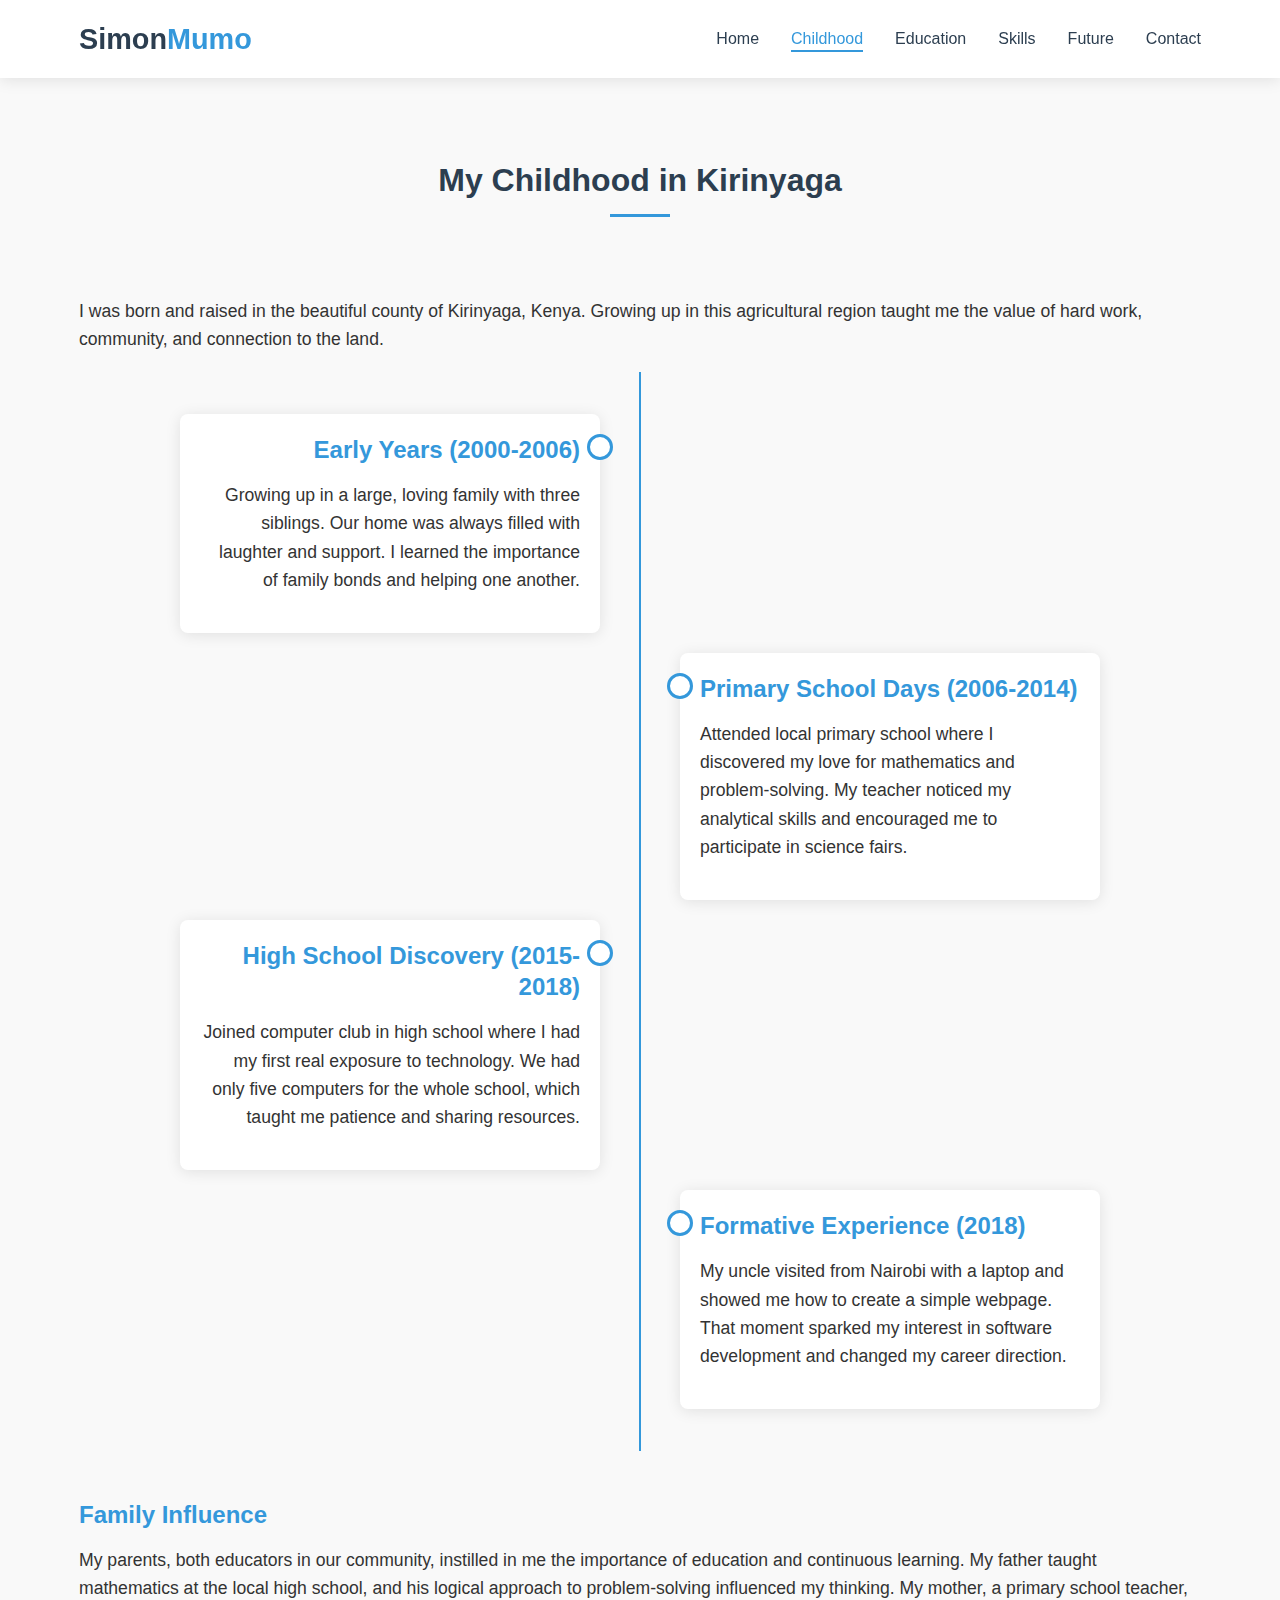
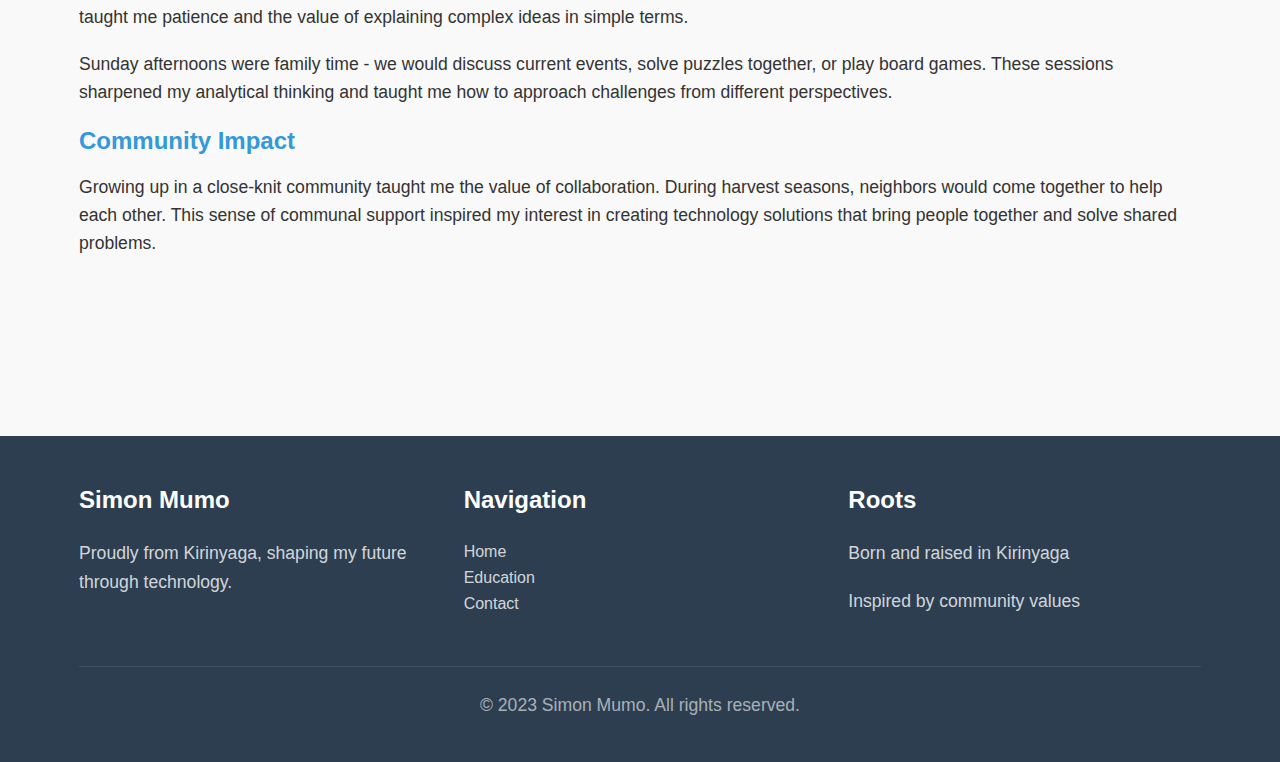
<file: childhood.html>
<!DOCTYPE html>
<html lang="en">
<head>
    <meta charset="UTF-8">
    <meta name="viewport" content="width=device-width, initial-scale=1.0">
    <title>Childhood | Simon Mumo</title>
    <link rel="stylesheet" href="style.css">
    <link rel="stylesheet" href="https://cdnjs.cloudflare.com/ajax/libs/font-awesome/6.4.0/css/all.min.css">
</head>
<body>
    <header>
        <div class="container">
            <nav class="nav-container">
                <a href="index.html" class="logo">Simon<span>Mumo</span></a>
                <ul class="nav-links">
                    <li><a href="index.html">Home</a></li>
                    <li><a href="childhood.html" class="active">Childhood</a></li>
                    <li><a href="education.html">Education</a></li>
                    <li><a href="skills.html">Skills</a></li>
                    <li><a href="future.html">Future</a></li>
                    <li><a href="contact.html">Contact</a></li>
                </ul>
                <div class="hamburger" id="hamburger">
                    <i class="fas fa-bars"></i>
                </div>
            </nav>
        </div>
    </header>

    <main>
        <section>
            <div class="container">
                <h2>My Childhood in Kirinyaga</h2>
                <div class="section-content">
                    <p>I was born and raised in the beautiful county of Kirinyaga, Kenya. Growing up in this agricultural region taught me the value of hard work, community, and connection to the land.</p>
                    
                    <div class="timeline">
                        <div class="timeline-item">
                            <div class="timeline-content">
                                <h3>Early Years (2000-2006)</h3>
                                <p>Growing up in a large, loving family with three siblings. Our home was always filled with laughter and support. I learned the importance of family bonds and helping one another.</p>
                            </div>
                        </div>
                        <div class="timeline-item">
                            <div class="timeline-content">
                                <h3>Primary School Days (2006-2014)</h3>
                                <p>Attended local primary school where I discovered my love for mathematics and problem-solving. My teacher noticed my analytical skills and encouraged me to participate in science fairs.</p>
                            </div>
                        </div>
                        <div class="timeline-item">
                            <div class="timeline-content">
                                <h3>High School Discovery (2015-2018)</h3>
                                <p>Joined computer club in high school where I had my first real exposure to technology. We had only five computers for the whole school, which taught me patience and sharing resources.</p>
                            </div>
                        </div>
                        <div class="timeline-item">
                            <div class="timeline-content">
                                <h3>Formative Experience (2018)</h3>
                                <p>My uncle visited from Nairobi with a laptop and showed me how to create a simple webpage. That moment sparked my interest in software development and changed my career direction.</p>
                            </div>
                        </div>
                    </div>
                    
                    <div style="margin-top: 3rem;">
                        <h3>Family Influence</h3>
                        <p>My parents, both educators in our community, instilled in me the importance of education and continuous learning. My father taught mathematics at the local high school, and his logical approach to problem-solving influenced my thinking. My mother, a primary school teacher, taught me patience and the value of explaining complex ideas in simple terms.</p>
                        
                        <p>Sunday afternoons were family time - we would discuss current events, solve puzzles together, or play board games. These sessions sharpened my analytical thinking and taught me how to approach challenges from different perspectives.</p>
                        
                        <h3>Community Impact</h3>
                        <p>Growing up in a close-knit community taught me the value of collaboration. During harvest seasons, neighbors would come together to help each other. This sense of communal support inspired my interest in creating technology solutions that bring people together and solve shared problems.</p>
                    </div>
                </div>
            </div>
        </section>
    </main>

    <footer>
        <div class="container">
            <div class="footer-content">
                <div class="footer-section">
                    <h3>Simon Mumo</h3>
                    <p>Proudly from Kirinyaga, shaping my future through technology.</p>
                </div>
                <div class="footer-section">
                    <h3>Navigation</h3>
                    <ul style="list-style: none;">
                        <li><a href="index.html" style="color: rgba(255,255,255,0.8);">Home</a></li>
                        <li><a href="education.html" style="color: rgba(255,255,255,0.8);">Education</a></li>
                        <li><a href="contact.html" style="color: rgba(255,255,255,0.8);">Contact</a></li>
                    </ul>
                </div>
                <div class="footer-section">
                    <h3>Roots</h3>
                    <p>Born and raised in Kirinyaga</p>
                    <p>Inspired by community values</p>
                </div>
            </div>
            <div class="footer-bottom">
                <p>&copy; 2023 Simon Mumo. All rights reserved.</p>
            </div>
        </div>
    </footer>

    <script src="script.js"></script>
</body>
</html>
</file>
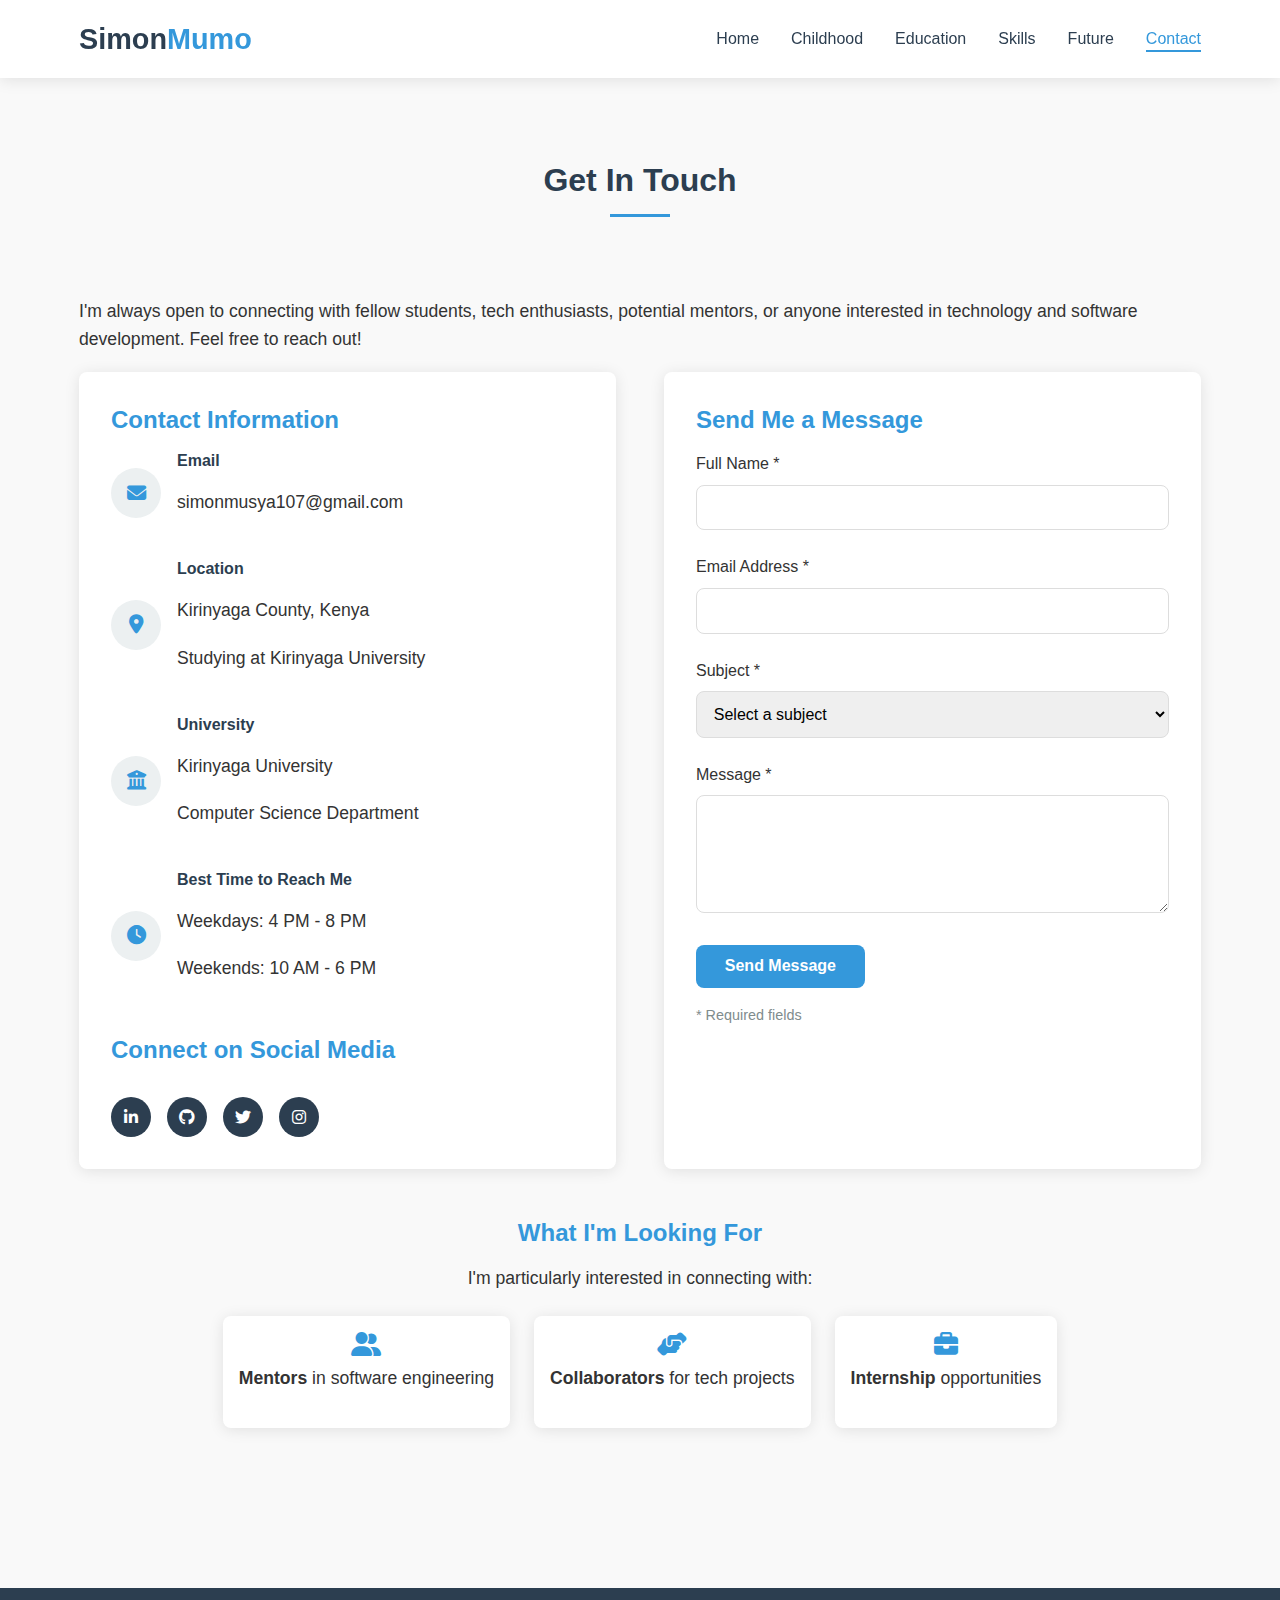
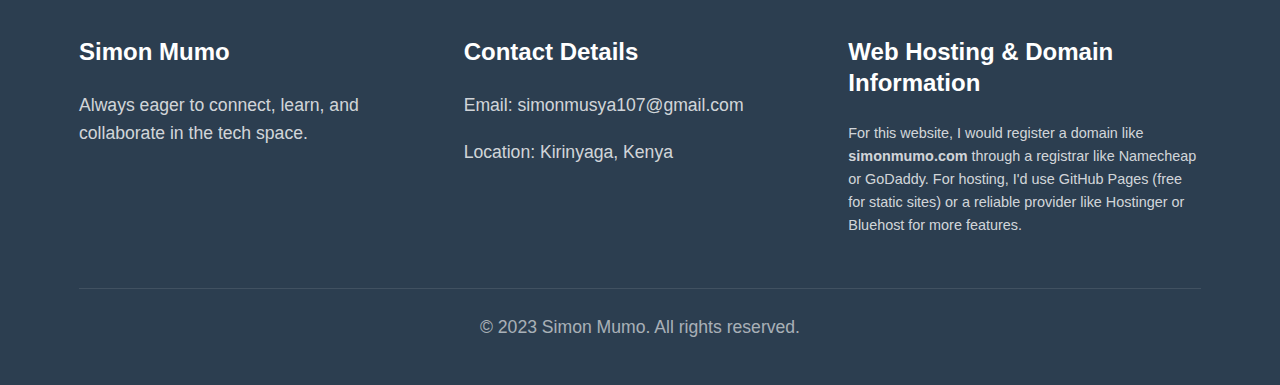
<file: contact.html>
<!DOCTYPE html>
<html lang="en">
<head>
    <meta charset="UTF-8">
    <meta name="viewport" content="width=device-width, initial-scale=1.0">
    <title>Contact | Simon Mumo</title>
    <link rel="stylesheet" href="style.css">
    <link rel="stylesheet" href="https://cdnjs.cloudflare.com/ajax/libs/font-awesome/6.4.0/css/all.min.css">
</head>
<body>
    <header>
        <div class="container">
            <nav class="nav-container">
                <a href="index.html" class="logo">Simon<span>Mumo</span></a>
                <ul class="nav-links">
                    <li><a href="index.html">Home</a></li>
                    <li><a href="childhood.html">Childhood</a></li>
                    <li><a href="education.html">Education</a></li>
                    <li><a href="skills.html">Skills</a></li>
                    <li><a href="future.html">Future</a></li>
                    <li><a href="contact.html" class="active">Contact</a></li>
                </ul>
                <div class="hamburger" id="hamburger">
                    <i class="fas fa-bars"></i>
                </div>
            </nav>
        </div>
    </header>

    <main>
        <section>
            <div class="container">
                <h2>Get In Touch</h2>
                <div class="section-content">
                    <p>I'm always open to connecting with fellow students, tech enthusiasts, potential mentors, or anyone interested in technology and software development. Feel free to reach out!</p>
                    
                    <div class="contact-container">
                        <div class="contact-info">
                            <h3>Contact Information</h3>
                            
                            <div class="contact-item">
                                <div class="contact-icon">
                                    <i class="fas fa-envelope"></i>
                                </div>
                                <div>
                                    <h4>Email</h4>
                                    <p>simonmusya107@gmail.com</p>
                                </div>
                            </div>
                            
                            <div class="contact-item">
                                <div class="contact-icon">
                                    <i class="fas fa-map-marker-alt"></i>
                                </div>
                                <div>
                                    <h4>Location</h4>
                                    <p>Kirinyaga County, Kenya</p>
                                    <p>Studying at Kirinyaga University</p>
                                </div>
                            </div>
                            
                            <div class="contact-item">
                                <div class="contact-icon">
                                    <i class="fas fa-university"></i>
                                </div>
                                <div>
                                    <h4>University</h4>
                                    <p>Kirinyaga University</p>
                                    <p>Computer Science Department</p>
                                </div>
                            </div>
                            
                            <div class="contact-item">
                                <div class="contact-icon">
                                    <i class="fas fa-clock"></i>
                                </div>
                                <div>
                                    <h4>Best Time to Reach Me</h4>
                                    <p>Weekdays: 4 PM - 8 PM</p>
                                    <p>Weekends: 10 AM - 6 PM</p>
                                </div>
                            </div>
                            
                            <h3 style="margin-top: 2rem;">Connect on Social Media</h3>
                            <div class="social-links">
                                <a href="https://linkedin.com" class="social-link" target="_blank">
                                    <i class="fab fa-linkedin-in"></i>
                                </a>
                                <a href="https://github.com" class="social-link" target="_blank">
                                    <i class="fab fa-github"></i>
                                </a>
                                <a href="https://twitter.com" class="social-link" target="_blank">
                                    <i class="fab fa-twitter"></i>
                                </a>
                                <a href="https://instagram.com" class="social-link" target="_blank">
                                    <i class="fab fa-instagram"></i>
                                </a>
                            </div>
                        </div>
                        
                        <div class="contact-form">
                            <h3>Send Me a Message</h3>
                            <form id="contactForm">
                                <div class="form-group">
                                    <label for="name">Full Name *</label>
                                    <input type="text" id="name" name="name" required>
                                    <div class="form-error" id="nameError">Please enter your name</div>
                                </div>
                                
                                <div class="form-group">
                                    <label for="email">Email Address *</label>
                                    <input type="email" id="email" name="email" required>
                                    <div class="form-error" id="emailError">Please enter a valid email address</div>
                                </div>
                                
                                <div class="form-group">
                                    <label for="subject">Subject *</label>
                                    <select id="subject" name="subject" required>
                                        <option value="">Select a subject</option>
                                        <option value="collaboration">Project Collaboration</option>
                                        <option value="mentorship">Mentorship Inquiry</option>
                                        <option value="opportunity">Job/Internship Opportunity</option>
                                        <option value="question">Technical Question</option>
                                        <option value="other">Other</option>
                                    </select>
                                    <div class="form-error" id="subjectError">Please select a subject</div>
                                </div>
                                
                                <div class="form-group">
                                    <label for="message">Message *</label>
                                    <textarea id="message" name="message" rows="5" required></textarea>
                                    <div class="form-error" id="messageError">Please enter your message</div>
                                </div>
                                
                                <button type="submit" class="btn">Send Message</button>
                                <p style="margin-top: 1rem; font-size: 0.9rem; color: var(--text-light);">
                                    * Required fields
                                </p>
                            </form>
                        </div>
                    </div>
                    
                    <div style="margin-top: 3rem; text-align: center;">
                        <h3>What I'm Looking For</h3>
                        <p>I'm particularly interested in connecting with:</p>
                        <div style="display: flex; flex-wrap: wrap; justify-content: center; gap: 1.5rem; margin-top: 1.5rem;">
                            <div style="background-color: white; padding: 1rem; border-radius: var(--border-radius); box-shadow: var(--shadow); min-width: 200px;">
                                <i class="fas fa-user-friends" style="color: var(--secondary-color); font-size: 1.5rem; margin-bottom: 0.5rem;"></i>
                                <p><strong>Mentors</strong> in software engineering</p>
                            </div>
                            <div style="background-color: white; padding: 1rem; border-radius: var(--border-radius); box-shadow: var(--shadow); min-width: 200px;">
                                <i class="fas fa-hands-helping" style="color: var(--secondary-color); font-size: 1.5rem; margin-bottom: 0.5rem;"></i>
                                <p><strong>Collaborators</strong> for tech projects</p>
                            </div>
                            <div style="background-color: white; padding: 1rem; border-radius: var(--border-radius); box-shadow: var(--shadow); min-width: 200px;">
                                <i class="fas fa-briefcase" style="color: var(--secondary-color); font-size: 1.5rem; margin-bottom: 0.5rem;"></i>
                                <p><strong>Internship</strong> opportunities</p>
                            </div>
                        </div>
                    </div>
                </div>
            </div>
        </section>
    </main>

    <footer>
        <div class="container">
            <div class="footer-content">
                <div class="footer-section">
                    <h3>Simon Mumo</h3>
                    <p>Always eager to connect, learn, and collaborate in the tech space.</p>
                </div>
                <div class="footer-section">
                    <h3>Contact Details</h3>
                    <p>Email: simonmusya107@gmail.com</p>
                    <p>Location: Kirinyaga, Kenya</p>
                </div>
                <div class="footer-section">
                    <h3>Web Hosting & Domain Information</h3>
                    <p style="font-size: 0.9rem;">For this website, I would register a domain like <strong>simonmumo.com</strong> through a registrar like Namecheap or GoDaddy. For hosting, I'd use GitHub Pages (free for static sites) or a reliable provider like Hostinger or Bluehost for more features.</p>
                </div>
            </div>
            <div class="footer-bottom">
                <p>&copy; 2023 Simon Mumo. All rights reserved.</p>
            </div>
        </div>
    </footer>

    <script src="script.js"></script>
</body>
</html>
</file>
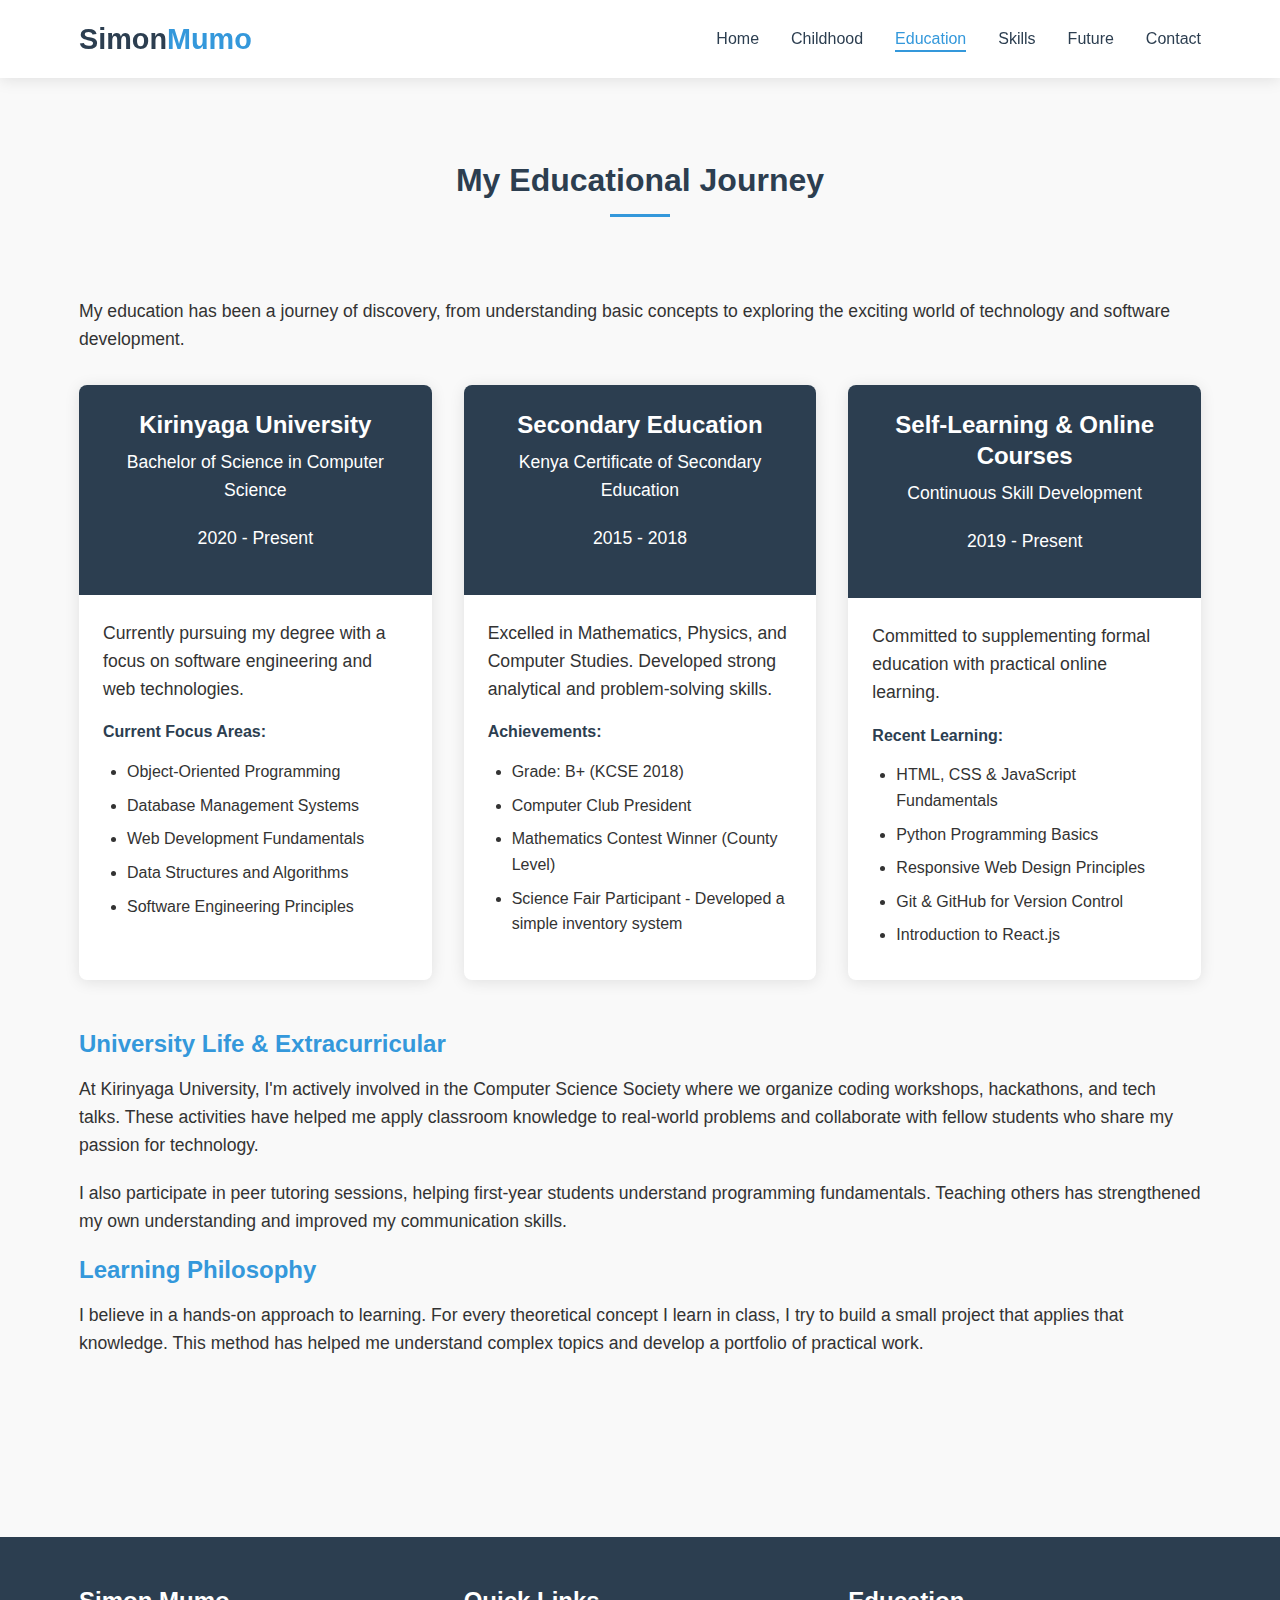
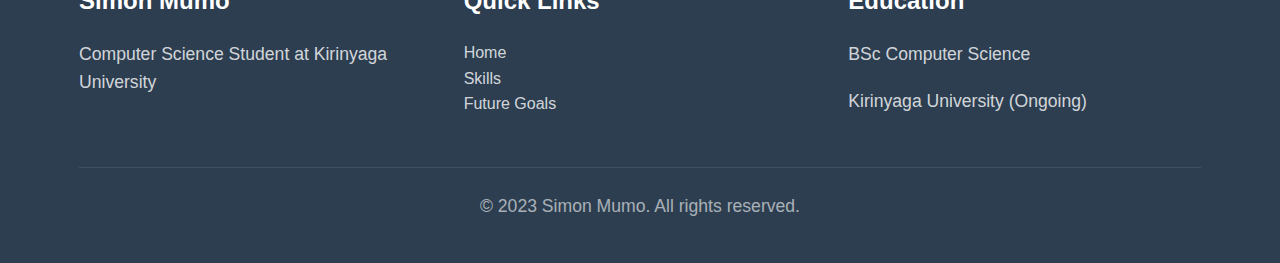
<file: education.html>
<!DOCTYPE html>
<html lang="en">
<head>
    <meta charset="UTF-8">
    <meta name="viewport" content="width=device-width, initial-scale=1.0">
    <title>Education | Simon Mumo</title>
    <link rel="stylesheet" href="style.css">
    <link rel="stylesheet" href="https://cdnjs.cloudflare.com/ajax/libs/font-awesome/6.4.0/css/all.min.css">
</head>
<body>
    <header>
        <div class="container">
            <nav class="nav-container">
                <a href="index.html" class="logo">Simon<span>Mumo</span></a>
                <ul class="nav-links">
                    <li><a href="index.html">Home</a></li>
                    <li><a href="childhood.html">Childhood</a></li>
                    <li><a href="education.html" class="active">Education</a></li>
                    <li><a href="skills.html">Skills</a></li>
                    <li><a href="future.html">Future</a></li>
                    <li><a href="contact.html">Contact</a></li>
                </ul>
                <div class="hamburger" id="hamburger">
                    <i class="fas fa-bars"></i>
                </div>
            </nav>
        </div>
    </header>

    <main>
        <section>
            <div class="container">
                <h2>My Educational Journey</h2>
                <div class="section-content">
                    <p>My education has been a journey of discovery, from understanding basic concepts to exploring the exciting world of technology and software development.</p>
                    
                    <div class="education-grid">
                        <div class="education-card">
                            <div class="education-header">
                                <h3>Kirinyaga University</h3>
                                <p>Bachelor of Science in Computer Science</p>
                                <p>2020 - Present</p>
                            </div>
                            <div class="education-body">
                                <p>Currently pursuing my degree with a focus on software engineering and web technologies.</p>
                                <div class="achievements">
                                    <h4>Current Focus Areas:</h4>
                                    <ul>
                                        <li>Object-Oriented Programming</li>
                                        <li>Database Management Systems</li>
                                        <li>Web Development Fundamentals</li>
                                        <li>Data Structures and Algorithms</li>
                                        <li>Software Engineering Principles</li>
                                    </ul>
                                </div>
                            </div>
                        </div>
                        
                        <div class="education-card">
                            <div class="education-header">
                                <h3>Secondary Education</h3>
                                <p>Kenya Certificate of Secondary Education</p>
                                <p>2015 - 2018</p>
                            </div>
                            <div class="education-body">
                                <p>Excelled in Mathematics, Physics, and Computer Studies. Developed strong analytical and problem-solving skills.</p>
                                <div class="achievements">
                                    <h4>Achievements:</h4>
                                    <ul>
                                        <li>Grade: B+ (KCSE 2018)</li>
                                        <li>Computer Club President</li>
                                        <li>Mathematics Contest Winner (County Level)</li>
                                        <li>Science Fair Participant - Developed a simple inventory system</li>
                                    </ul>
                                </div>
                            </div>
                        </div>
                        
                        <div class="education-card">
                            <div class="education-header">
                                <h3>Self-Learning & Online Courses</h3>
                                <p>Continuous Skill Development</p>
                                <p>2019 - Present</p>
                            </div>
                            <div class="education-body">
                                <p>Committed to supplementing formal education with practical online learning.</p>
                                <div class="achievements">
                                    <h4>Recent Learning:</h4>
                                    <ul>
                                        <li>HTML, CSS & JavaScript Fundamentals</li>
                                        <li>Python Programming Basics</li>
                                        <li>Responsive Web Design Principles</li>
                                        <li>Git & GitHub for Version Control</li>
                                        <li>Introduction to React.js</li>
                                    </ul>
                                </div>
                            </div>
                        </div>
                    </div>
                    
                    <div style="margin-top: 3rem;">
                        <h3>University Life & Extracurricular</h3>
                        <p>At Kirinyaga University, I'm actively involved in the Computer Science Society where we organize coding workshops, hackathons, and tech talks. These activities have helped me apply classroom knowledge to real-world problems and collaborate with fellow students who share my passion for technology.</p>
                        
                        <p>I also participate in peer tutoring sessions, helping first-year students understand programming fundamentals. Teaching others has strengthened my own understanding and improved my communication skills.</p>
                        
                        <h3>Learning Philosophy</h3>
                        <p>I believe in a hands-on approach to learning. For every theoretical concept I learn in class, I try to build a small project that applies that knowledge. This method has helped me understand complex topics and develop a portfolio of practical work.</p>
                    </div>
                </div>
            </div>
        </section>
    </main>

    <footer>
        <div class="container">
            <div class="footer-content">
                <div class="footer-section">
                    <h3>Simon Mumo</h3>
                    <p>Computer Science Student at Kirinyaga University</p>
                </div>
                <div class="footer-section">
                    <h3>Quick Links</h3>
                    <ul style="list-style: none;">
                        <li><a href="index.html" style="color: rgba(255,255,255,0.8);">Home</a></li>
                        <li><a href="skills.html" style="color: rgba(255,255,255,0.8);">Skills</a></li>
                        <li><a href="future.html" style="color: rgba(255,255,255,0.8);">Future Goals</a></li>
                    </ul>
                </div>
                <div class="footer-section">
                    <h3>Education</h3>
                    <p>BSc Computer Science</p>
                    <p>Kirinyaga University (Ongoing)</p>
                </div>
            </div>
            <div class="footer-bottom">
                <p>&copy; 2023 Simon Mumo. All rights reserved.</p>
            </div>
        </div>
    </footer>

    <script src="script.js"></script>
</body>
</html>
</file>
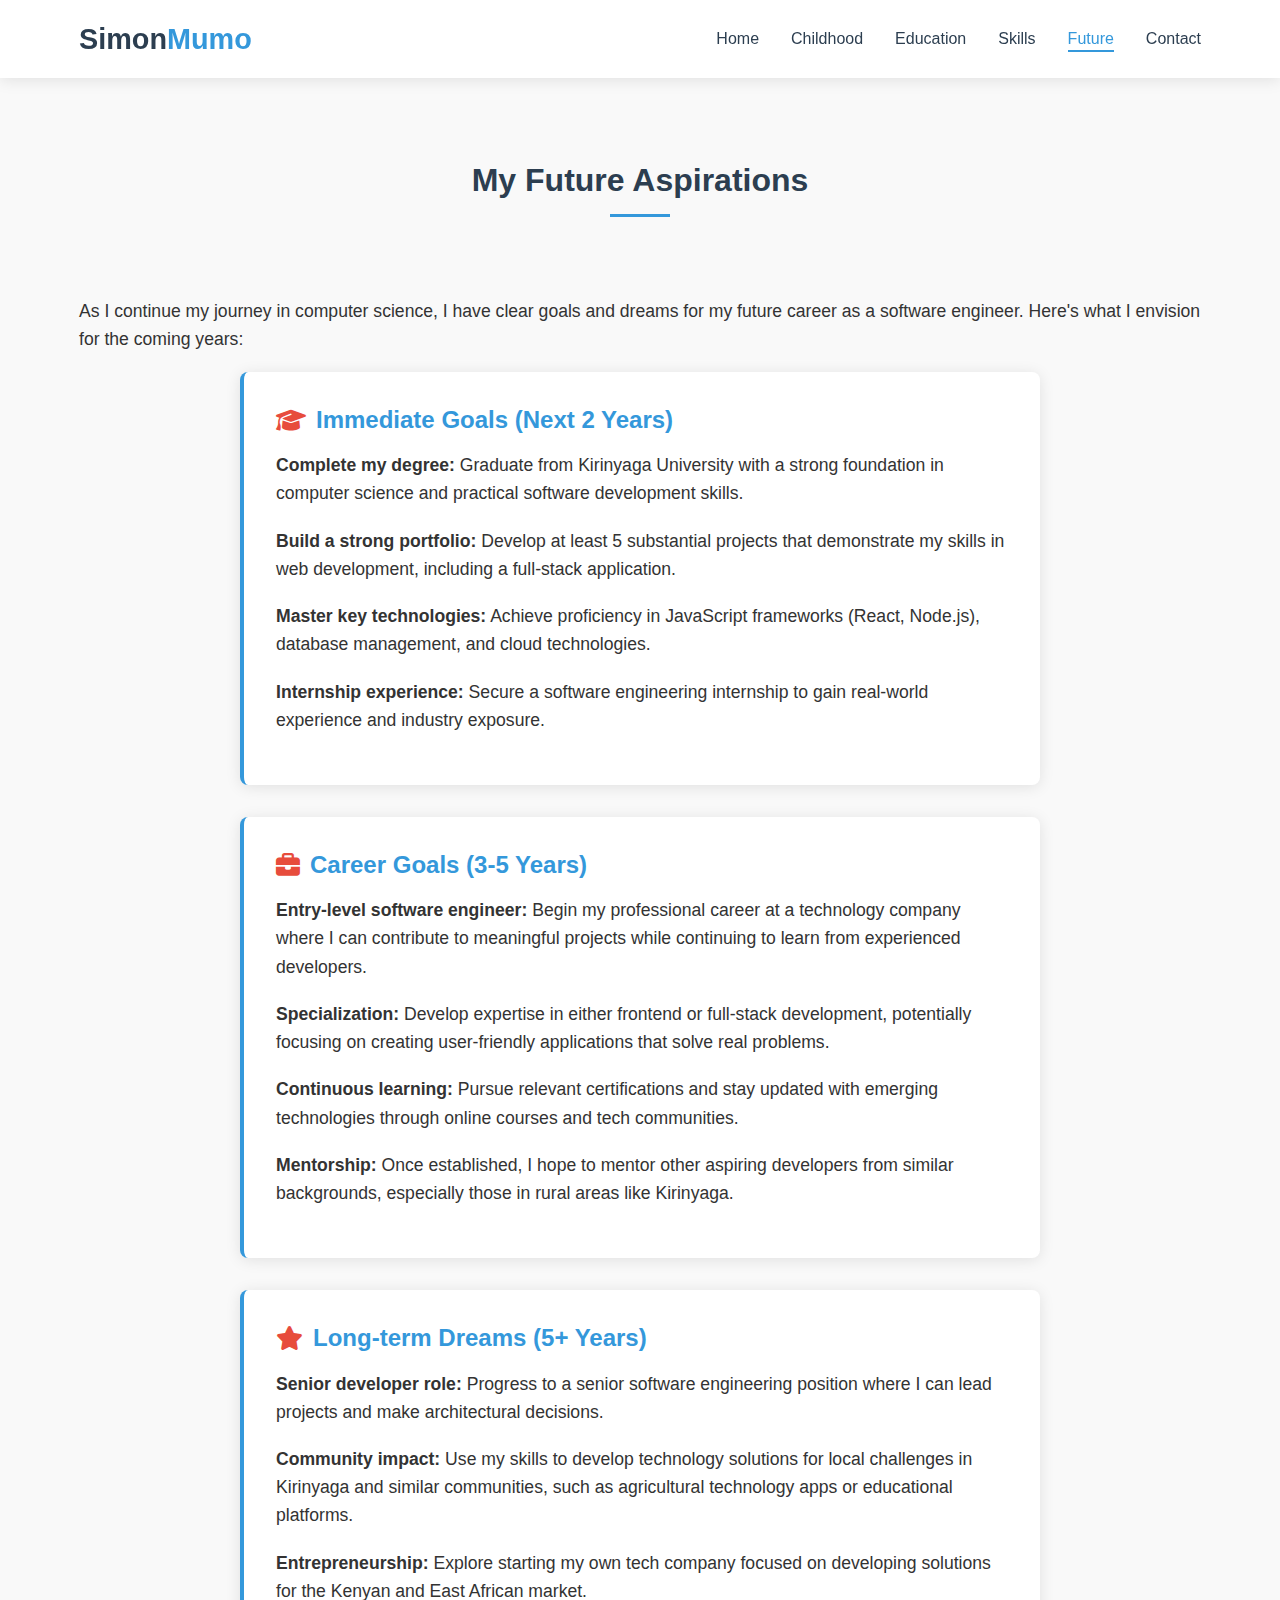
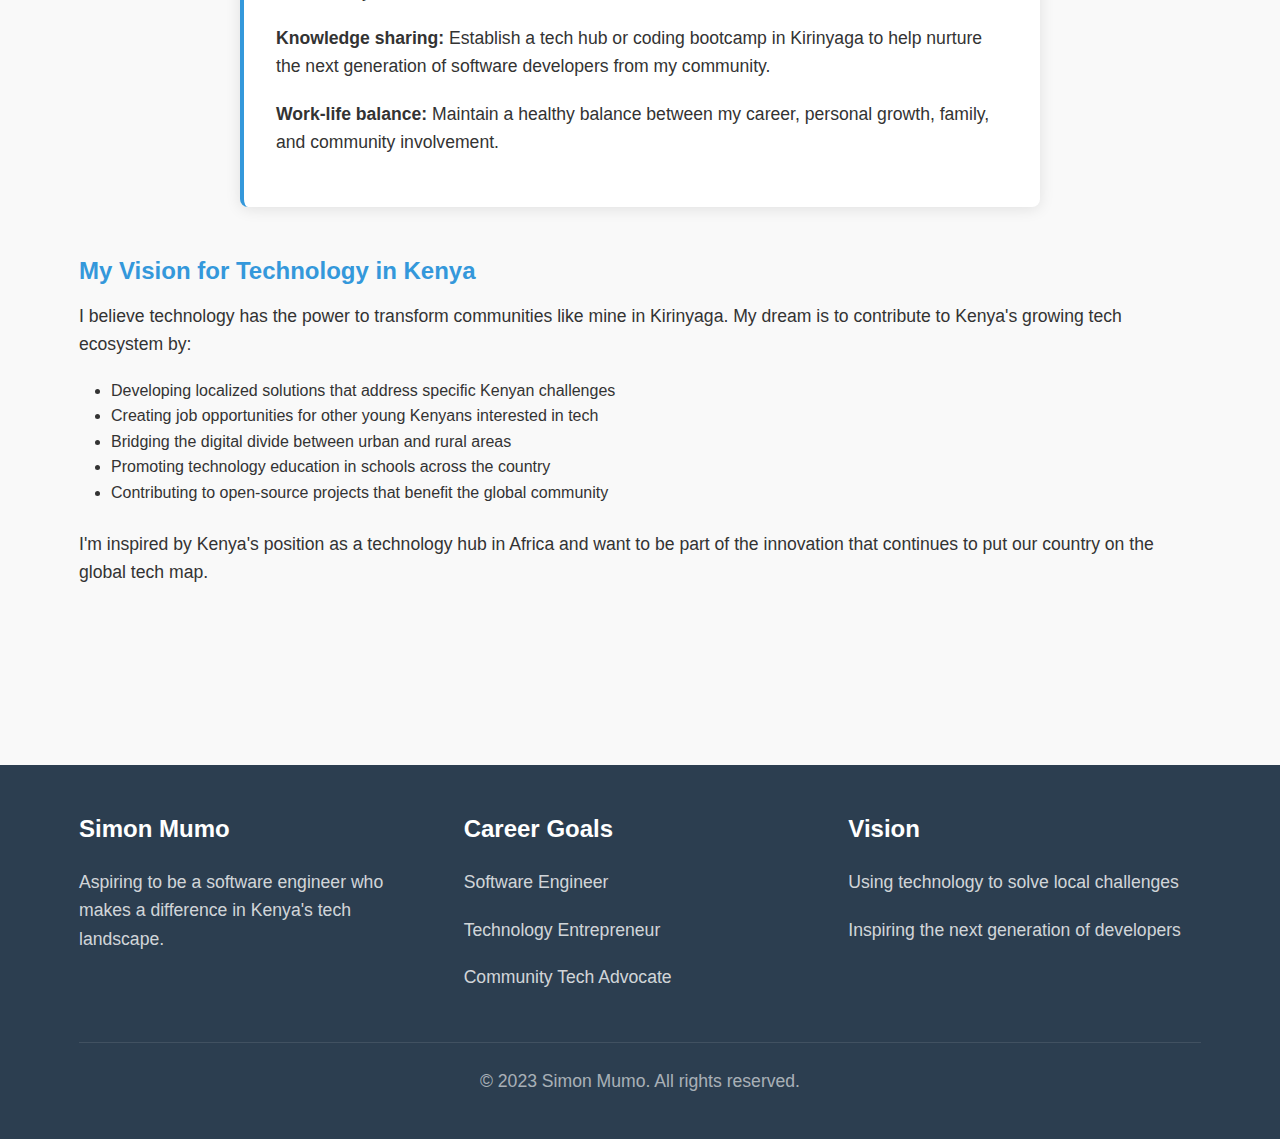
<file: future.html>
<!DOCTYPE html>
<html lang="en">
<head>
    <meta charset="UTF-8">
    <meta name="viewport" content="width=device-width, initial-scale=1.0">
    <title>Future Aspirations | Simon Mumo</title>
    <link rel="stylesheet" href="style.css">
    <link rel="stylesheet" href="https://cdnjs.cloudflare.com/ajax/libs/font-awesome/6.4.0/css/all.min.css">
</head>
<body>
    <header>
        <div class="container">
            <nav class="nav-container">
                <a href="index.html" class="logo">Simon<span>Mumo</span></a>
                <ul class="nav-links">
                    <li><a href="index.html">Home</a></li>
                    <li><a href="childhood.html">Childhood</a></li>
                    <li><a href="education.html">Education</a></li>
                    <li><a href="skills.html">Skills</a></li>
                    <li><a href="future.html" class="active">Future</a></li>
                    <li><a href="contact.html">Contact</a></li>
                </ul>
                <div class="hamburger" id="hamburger">
                    <i class="fas fa-bars"></i>
                </div>
            </nav>
        </div>
    </header>

    <main>
        <section>
            <div class="container">
                <h2>My Future Aspirations</h2>
                <div class="section-content">
                    <p>As I continue my journey in computer science, I have clear goals and dreams for my future career as a software engineer. Here's what I envision for the coming years:</p>
                    
                    <div class="aspirations-container">
                        <div class="aspiration-item">
                            <h3><i class="fas fa-graduation-cap aspiration-icon"></i> Immediate Goals (Next 2 Years)</h3>
                            <p><strong>Complete my degree:</strong> Graduate from Kirinyaga University with a strong foundation in computer science and practical software development skills.</p>
                            <p><strong>Build a strong portfolio:</strong> Develop at least 5 substantial projects that demonstrate my skills in web development, including a full-stack application.</p>
                            <p><strong>Master key technologies:</strong> Achieve proficiency in JavaScript frameworks (React, Node.js), database management, and cloud technologies.</p>
                            <p><strong>Internship experience:</strong> Secure a software engineering internship to gain real-world experience and industry exposure.</p>
                        </div>
                        
                        <div class="aspiration-item">
                            <h3><i class="fas fa-briefcase aspiration-icon"></i> Career Goals (3-5 Years)</h3>
                            <p><strong>Entry-level software engineer:</strong> Begin my professional career at a technology company where I can contribute to meaningful projects while continuing to learn from experienced developers.</p>
                            <p><strong>Specialization:</strong> Develop expertise in either frontend or full-stack development, potentially focusing on creating user-friendly applications that solve real problems.</p>
                            <p><strong>Continuous learning:</strong> Pursue relevant certifications and stay updated with emerging technologies through online courses and tech communities.</p>
                            <p><strong>Mentorship:</strong> Once established, I hope to mentor other aspiring developers from similar backgrounds, especially those in rural areas like Kirinyaga.</p>
                        </div>
                        
                        <div class="aspiration-item">
                            <h3><i class="fas fa-star aspiration-icon"></i> Long-term Dreams (5+ Years)</h3>
                            <p><strong>Senior developer role:</strong> Progress to a senior software engineering position where I can lead projects and make architectural decisions.</p>
                            <p><strong>Community impact:</strong> Use my skills to develop technology solutions for local challenges in Kirinyaga and similar communities, such as agricultural technology apps or educational platforms.</p>
                            <p><strong>Entrepreneurship:</strong> Explore starting my own tech company focused on developing solutions for the Kenyan and East African market.</p>
                            <p><strong>Knowledge sharing:</strong> Establish a tech hub or coding bootcamp in Kirinyaga to help nurture the next generation of software developers from my community.</p>
                            <p><strong>Work-life balance:</strong> Maintain a healthy balance between my career, personal growth, family, and community involvement.</p>
                        </div>
                    </div>
                    
                    <div style="margin-top: 3rem;">
                        <h3>My Vision for Technology in Kenya</h3>
                        <p>I believe technology has the power to transform communities like mine in Kirinyaga. My dream is to contribute to Kenya's growing tech ecosystem by:</p>
                        <ul style="margin-left: 2rem; margin-top: 1rem;">
                            <li>Developing localized solutions that address specific Kenyan challenges</li>
                            <li>Creating job opportunities for other young Kenyans interested in tech</li>
                            <li>Bridging the digital divide between urban and rural areas</li>
                            <li>Promoting technology education in schools across the country</li>
                            <li>Contributing to open-source projects that benefit the global community</li>
                        </ul>
                        
                        <p style="margin-top: 1.5rem;">I'm inspired by Kenya's position as a technology hub in Africa and want to be part of the innovation that continues to put our country on the global tech map.</p>
                    </div>
                </div>
            </div>
        </section>
    </main>

    <footer>
        <div class="container">
            <div class="footer-content">
                <div class="footer-section">
                    <h3>Simon Mumo</h3>
                    <p>Aspiring to be a software engineer who makes a difference in Kenya's tech landscape.</p>
                </div>
                <div class="footer-section">
                    <h3>Career Goals</h3>
                    <p>Software Engineer</p>
                    <p>Technology Entrepreneur</p>
                    <p>Community Tech Advocate</p>
                </div>
                <div class="footer-section">
                    <h3>Vision</h3>
                    <p>Using technology to solve local challenges</p>
                    <p>Inspiring the next generation of developers</p>
                </div>
            </div>
            <div class="footer-bottom">
                <p>&copy; 2023 Simon Mumo. All rights reserved.</p>
            </div>
        </div>
    </footer>

    <script src="script.js"></script>
</body>
</html>
</file>
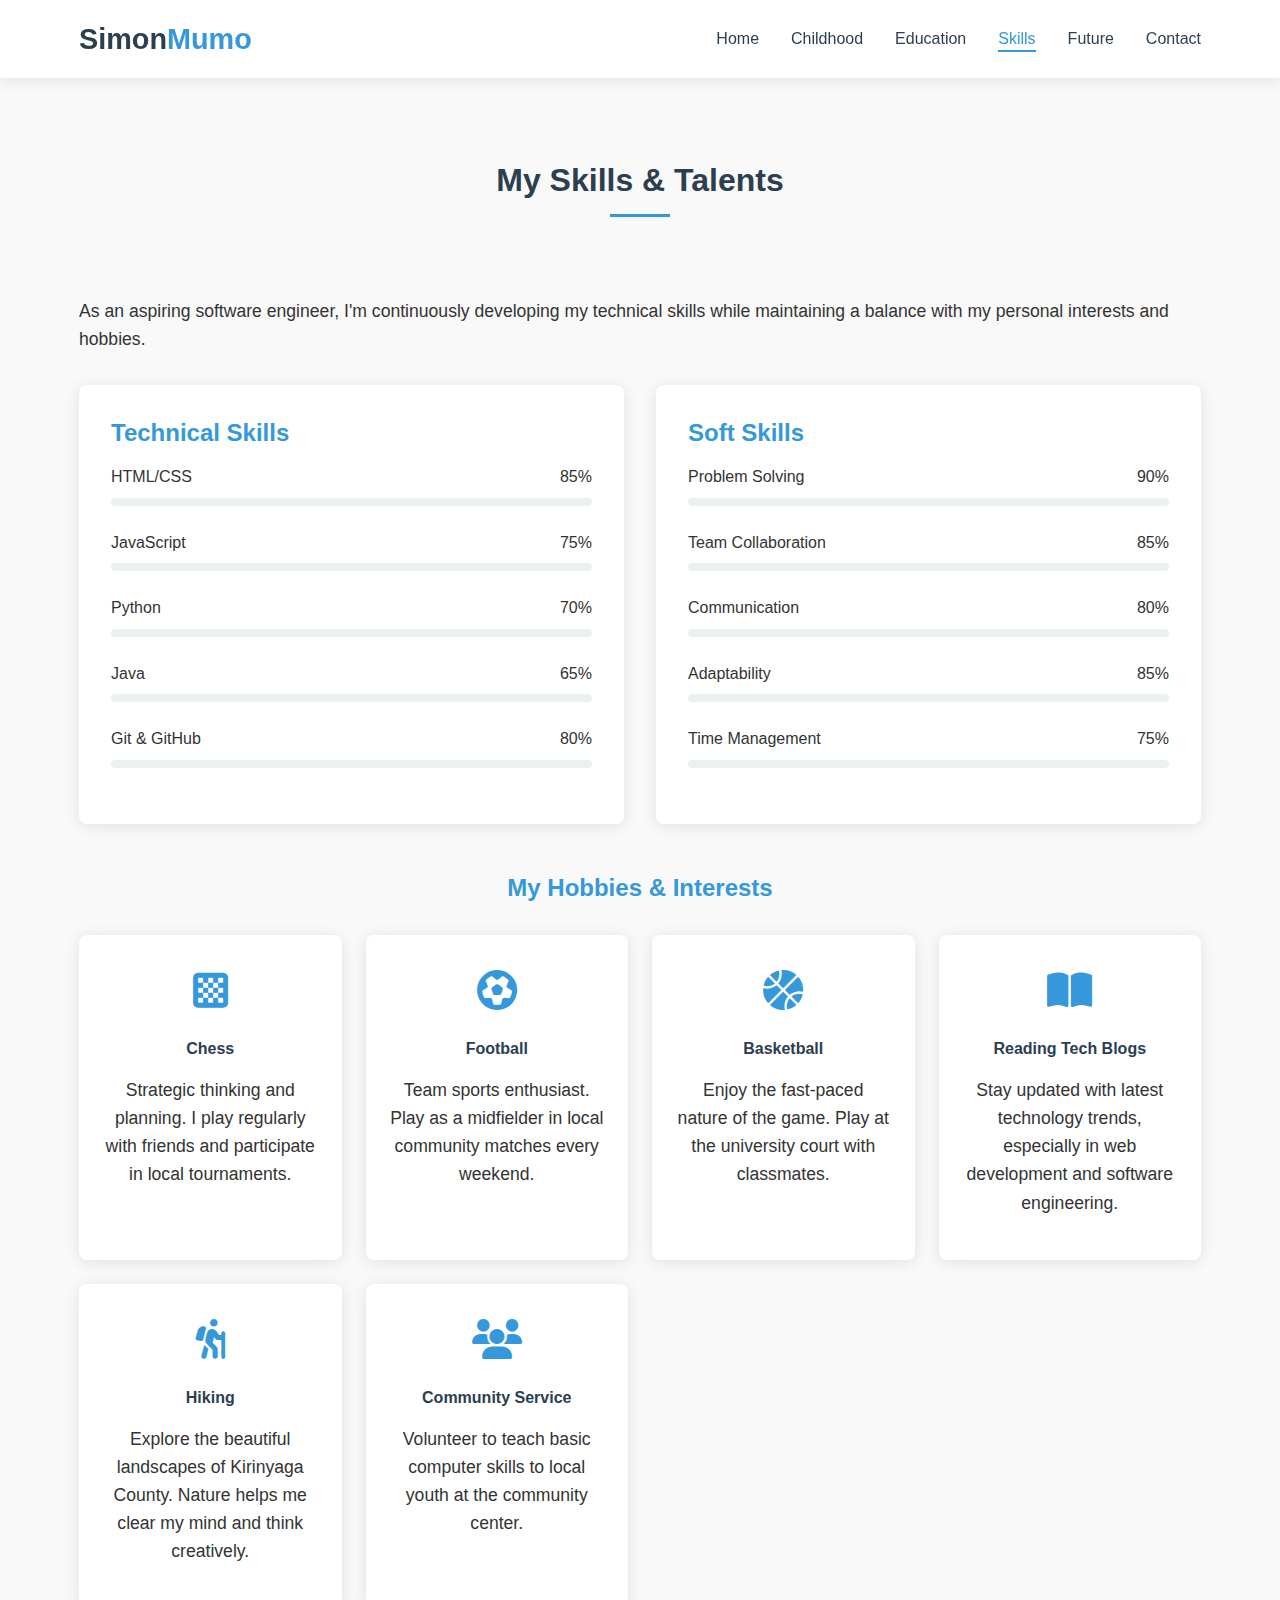
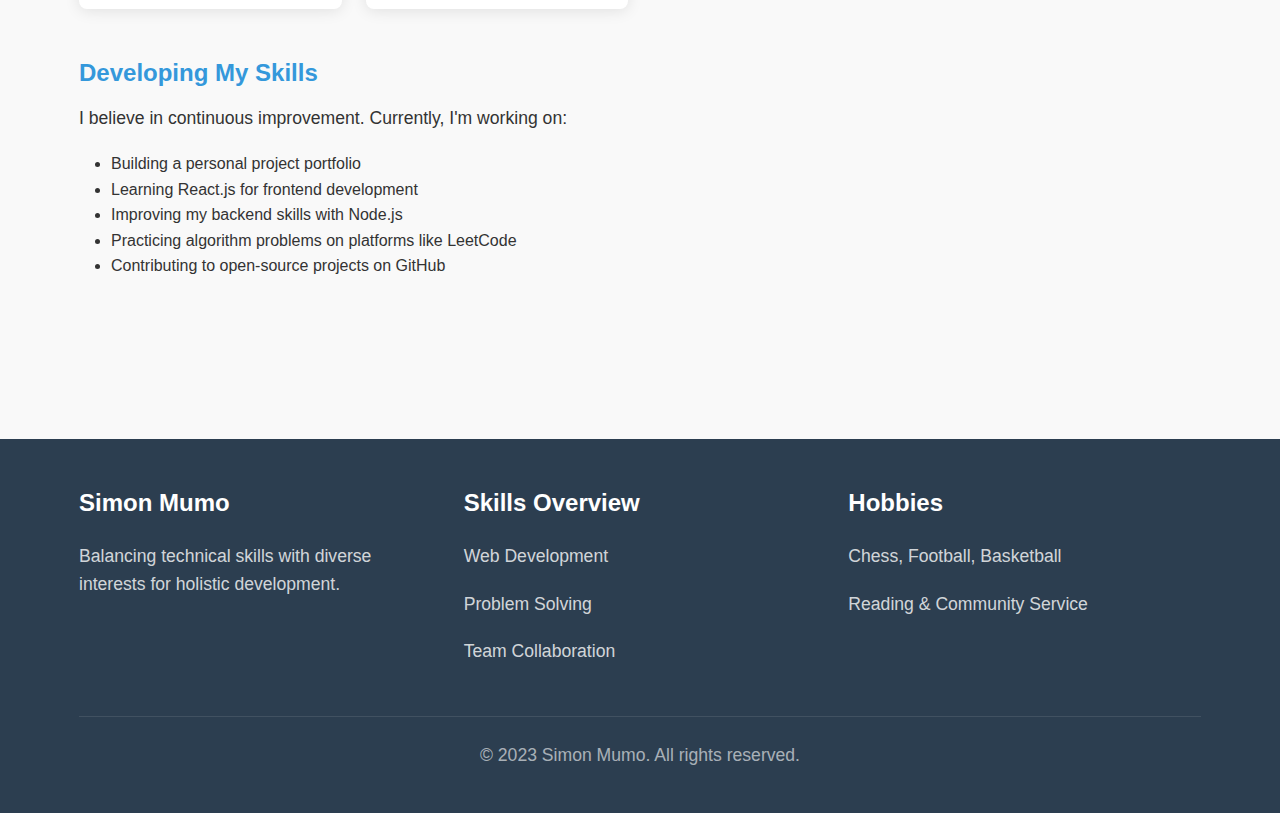
<file: skills.html>
<!DOCTYPE html>
<html lang="en">
<head>
    <meta charset="UTF-8">
    <meta name="viewport" content="width=device-width, initial-scale=1.0">
    <title>Skills & Talents | Simon Mumo</title>
    <link rel="stylesheet" href="style.css">
    <link rel="stylesheet" href="https://cdnjs.cloudflare.com/ajax/libs/font-awesome/6.4.0/css/all.min.css">
</head>
<body>
    <header>
        <div class="container">
            <nav class="nav-container">
                <a href="index.html" class="logo">Simon<span>Mumo</span></a>
                <ul class="nav-links">
                    <li><a href="index.html">Home</a></li>
                    <li><a href="childhood.html">Childhood</a></li>
                    <li><a href="education.html">Education</a></li>
                    <li><a href="skills.html" class="active">Skills</a></li>
                    <li><a href="future.html">Future</a></li>
                    <li><a href="contact.html">Contact</a></li>
                </ul>
                <div class="hamburger" id="hamburger">
                    <i class="fas fa-bars"></i>
                </div>
            </nav>
        </div>
    </header>

    <main>
        <section>
            <div class="container">
                <h2>My Skills & Talents</h2>
                <div class="section-content">
                    <p>As an aspiring software engineer, I'm continuously developing my technical skills while maintaining a balance with my personal interests and hobbies.</p>
                    
                    <div class="skills-container">
                        <div class="skill-category">
                            <h3>Technical Skills</h3>
                            <div class="skill-item">
                                <div class="skill-info">
                                    <span>HTML/CSS</span>
                                    <span>85%</span>
                                </div>
                                <div class="skill-bar">
                                    <div class="skill-progress" data-width="85"></div>
                                </div>
                            </div>
                            <div class="skill-item">
                                <div class="skill-info">
                                    <span>JavaScript</span>
                                    <span>75%</span>
                                </div>
                                <div class="skill-bar">
                                    <div class="skill-progress" data-width="75"></div>
                                </div>
                            </div>
                            <div class="skill-item">
                                <div class="skill-info">
                                    <span>Python</span>
                                    <span>70%</span>
                                </div>
                                <div class="skill-bar">
                                    <div class="skill-progress" data-width="70"></div>
                                </div>
                            </div>
                            <div class="skill-item">
                                <div class="skill-info">
                                    <span>Java</span>
                                    <span>65%</span>
                                </div>
                                <div class="skill-bar">
                                    <div class="skill-progress" data-width="65"></div>
                                </div>
                            </div>
                            <div class="skill-item">
                                <div class="skill-info">
                                    <span>Git & GitHub</span>
                                    <span>80%</span>
                                </div>
                                <div class="skill-bar">
                                    <div class="skill-progress" data-width="80"></div>
                                </div>
                            </div>
                        </div>
                        
                        <div class="skill-category">
                            <h3>Soft Skills</h3>
                            <div class="skill-item">
                                <div class="skill-info">
                                    <span>Problem Solving</span>
                                    <span>90%</span>
                                </div>
                                <div class="skill-bar">
                                    <div class="skill-progress" data-width="90"></div>
                                </div>
                            </div>
                            <div class="skill-item">
                                <div class="skill-info">
                                    <span>Team Collaboration</span>
                                    <span>85%</span>
                                </div>
                                <div class="skill-bar">
                                    <div class="skill-progress" data-width="85"></div>
                                </div>
                            </div>
                            <div class="skill-item">
                                <div class="skill-info">
                                    <span>Communication</span>
                                    <span>80%</span>
                                </div>
                                <div class="skill-bar">
                                    <div class="skill-progress" data-width="80"></div>
                                </div>
                            </div>
                            <div class="skill-item">
                                <div class="skill-info">
                                    <span>Adaptability</span>
                                    <span>85%</span>
                                </div>
                                <div class="skill-bar">
                                    <div class="skill-progress" data-width="85"></div>
                                </div>
                            </div>
                            <div class="skill-item">
                                <div class="skill-info">
                                    <span>Time Management</span>
                                    <span>75%</span>
                                </div>
                                <div class="skill-bar">
                                    <div class="skill-progress" data-width="75"></div>
                                </div>
                            </div>
                        </div>
                    </div>
                    
                    <h3 style="margin-top: 3rem; text-align: center;">My Hobbies & Interests</h3>
                    <div class="hobby-grid">
                        <div class="hobby-item">
                            <div class="hobby-icon">
                                <i class="fas fa-chess-board"></i>
                            </div>
                            <h4>Chess</h4>
                            <p>Strategic thinking and planning. I play regularly with friends and participate in local tournaments.</p>
                        </div>
                        
                        <div class="hobby-item">
                            <div class="hobby-icon">
                                <i class="fas fa-futbol"></i>
                            </div>
                            <h4>Football</h4>
                            <p>Team sports enthusiast. Play as a midfielder in local community matches every weekend.</p>
                        </div>
                        
                        <div class="hobby-item">
                            <div class="hobby-icon">
                                <i class="fas fa-basketball-ball"></i>
                            </div>
                            <h4>Basketball</h4>
                            <p>Enjoy the fast-paced nature of the game. Play at the university court with classmates.</p>
                        </div>
                        
                        <div class="hobby-item">
                            <div class="hobby-icon">
                                <i class="fas fa-book-open"></i>
                            </div>
                            <h4>Reading Tech Blogs</h4>
                            <p>Stay updated with latest technology trends, especially in web development and software engineering.</p>
                        </div>
                        
                        <div class="hobby-item">
                            <div class="hobby-icon">
                                <i class="fas fa-hiking"></i>
                            </div>
                            <h4>Hiking</h4>
                            <p>Explore the beautiful landscapes of Kirinyaga County. Nature helps me clear my mind and think creatively.</p>
                        </div>
                        
                        <div class="hobby-item">
                            <div class="hobby-icon">
                                <i class="fas fa-users"></i>
                            </div>
                            <h4>Community Service</h4>
                            <p>Volunteer to teach basic computer skills to local youth at the community center.</p>
                        </div>
                    </div>
                    
                    <div style="margin-top: 3rem;">
                        <h3>Developing My Skills</h3>
                        <p>I believe in continuous improvement. Currently, I'm working on:</p>
                        <ul style="margin-left: 2rem; margin-top: 1rem;">
                            <li>Building a personal project portfolio</li>
                            <li>Learning React.js for frontend development</li>
                            <li>Improving my backend skills with Node.js</li>
                            <li>Practicing algorithm problems on platforms like LeetCode</li>
                            <li>Contributing to open-source projects on GitHub</li>
                        </ul>
                    </div>
                </div>
            </div>
        </section>
    </main>

    <footer>
        <div class="container">
            <div class="footer-content">
                <div class="footer-section">
                    <h3>Simon Mumo</h3>
                    <p>Balancing technical skills with diverse interests for holistic development.</p>
                </div>
                <div class="footer-section">
                    <h3>Skills Overview</h3>
                    <p>Web Development</p>
                    <p>Problem Solving</p>
                    <p>Team Collaboration</p>
                </div>
                <div class="footer-section">
                    <h3>Hobbies</h3>
                    <p>Chess, Football, Basketball</p>
                    <p>Reading & Community Service</p>
                </div>
            </div>
            <div class="footer-bottom">
                <p>&copy; 2023 Simon Mumo. All rights reserved.</p>
            </div>
        </div>
    </footer>

    <script src="script.js"></script>
</body>
</html>
</file>
<file: style.css>
/* style.css - Simon Mumo's Personal Website */
/* Reset and Base Styles */
* {
    margin: 0;
    padding: 0;
    box-sizing: border-box;
}

:root {
    --primary-color: #2c3e50;
    --secondary-color: #3498db;
    --accent-color: #e74c3c;
    --light-color: #ecf0f1;
    --dark-color: #2c3e50;
    --text-color: #333;
    --text-light: #7f8c8d;
    --shadow: 0 2px 15px rgba(0, 0, 0, 0.1);
    --border-radius: 8px;
    --transition: all 0.3s ease;
}

html {
    scroll-behavior: smooth;
}

body {
    font-family: 'Segoe UI', Tahoma, Geneva, Verdana, sans-serif;
    line-height: 1.6;
    color: var(--text-color);
    background-color: #f9f9f9;
}

.container {
    width: 90%;
    max-width: 1200px;
    margin: 0 auto;
    padding: 0 15px;
}

/* Typography */
h1, h2, h3, h4, h5, h6 {
    font-family: 'Arial', sans-serif;
    font-weight: 700;
    line-height: 1.3;
    margin-bottom: 1rem;
    color: var(--primary-color);
}

h1 {
    font-size: 2.5rem;
    margin-bottom: 1.5rem;
}

h2 {
    font-size: 2rem;
    text-align: center;
    margin-bottom: 3rem;
    position: relative;
    padding-bottom: 15px;
}

h2::after {
    content: '';
    position: absolute;
    width: 60px;
    height: 3px;
    background-color: var(--secondary-color);
    bottom: 0;
    left: 50%;
    transform: translateX(-50%);
}

h3 {
    font-size: 1.5rem;
    color: var(--secondary-color);
}

p {
    margin-bottom: 1.2rem;
    font-size: 1.1rem;
}

a {
    text-decoration: none;
    color: var(--secondary-color);
    transition: var(--transition);
}

a:hover {
    color: var(--accent-color);
}

/* Header & Navigation */
header {
    background-color: white;
    box-shadow: var(--shadow);
    position: fixed;
    width: 100%;
    top: 0;
    z-index: 1000;
}

nav {
    padding: 1rem 0;
}

.nav-container {
    display: flex;
    justify-content: space-between;
    align-items: center;
}

.logo {
    font-size: 1.8rem;
    font-weight: 700;
    color: var(--primary-color);
}

.logo span {
    color: var(--secondary-color);
}

.nav-links {
    display: flex;
    list-style: none;
}

.nav-links li {
    margin-left: 2rem;
}

.nav-links a {
    color: var(--primary-color);
    font-weight: 500;
    padding: 5px 0;
    position: relative;
}

.nav-links a::after {
    content: '';
    position: absolute;
    width: 0;
    height: 2px;
    background-color: var(--secondary-color);
    bottom: 0;
    left: 0;
    transition: var(--transition);
}

.nav-links a:hover::after {
    width: 100%;
}

.nav-links a.active {
    color: var(--secondary-color);
}

.nav-links a.active::after {
    width: 100%;
}

.hamburger {
    display: none;
    font-size: 1.5rem;
    cursor: pointer;
    color: var(--primary-color);
}

/* Main Content */
main {
    margin-top: 80px;
    min-height: calc(100vh - 200px);
}

section {
    padding: 5rem 0;
}

.section-content {
    padding: 2rem 0;
}

/* Hero Section */
.hero {
    display: grid;
    grid-template-columns: 1fr 1fr;
    gap: 3rem;
    align-items: center;
    min-height: 80vh;
}

.hero-content h1 {
    font-size: 3rem;
    margin-bottom: 1.5rem;
}

.hero-content .subtitle {
    font-size: 1.5rem;
    color: var(--secondary-color);
    margin-bottom: 1.5rem;
}

.hero-content p {
    font-size: 1.2rem;
    margin-bottom: 2rem;
}

.hero-image {
    text-align: center;
}

.profile-img {
    width: 100%;
    max-width: 400px;
    border-radius: 50%;
    box-shadow: var(--shadow);
    transition: var(--transition);
    border: 5px solid var(--secondary-color);
}

.profile-img:hover {
    transform: scale(1.03);
}

/* Buttons */
.btn {
    display: inline-block;
    background-color: var(--secondary-color);
    color: white;
    padding: 0.8rem 1.8rem;
    border-radius: var(--border-radius);
    font-weight: 600;
    border: none;
    cursor: pointer;
    transition: var(--transition);
    text-decoration: none;
    font-size: 1rem;
}

.btn:hover {
    background-color: var(--primary-color);
    color: white;
    transform: translateY(-3px);
    box-shadow: 0 5px 15px rgba(0, 0, 0, 0.1);
}

.btn-secondary {
    background-color: transparent;
    color: var(--secondary-color);
    border: 2px solid var(--secondary-color);
}

.btn-secondary:hover {
    background-color: var(--secondary-color);
    color: white;
}

/* Timeline (Childhood Page) */
.timeline {
    position: relative;
    max-width: 1000px;
    margin: 0 auto;
    padding: 2rem 0;
}

.timeline::before {
    content: '';
    position: absolute;
    width: 2px;
    background-color: var(--secondary-color);
    top: 0;
    bottom: 0;
    left: 50%;
    margin-left: -1px;
}

.timeline-item {
    padding: 10px 40px;
    position: relative;
    width: 50%;
    box-sizing: border-box;
}

.timeline-item:nth-child(odd) {
    left: 0;
    text-align: right;
}

.timeline-item:nth-child(even) {
    left: 50%;
}

.timeline-content {
    padding: 20px;
    background-color: white;
    border-radius: var(--border-radius);
    box-shadow: var(--shadow);
    position: relative;
}

.timeline-item:nth-child(odd) .timeline-content::after {
    content: '';
    position: absolute;
    width: 20px;
    height: 20px;
    background-color: white;
    border: 3px solid var(--secondary-color);
    border-radius: 50%;
    top: 20px;
    right: -13px;
    z-index: 1;
}

.timeline-item:nth-child(even) .timeline-content::after {
    content: '';
    position: absolute;
    width: 20px;
    height: 20px;
    background-color: white;
    border: 3px solid var(--secondary-color);
    border-radius: 50%;
    top: 20px;
    left: -13px;
    z-index: 1;
}

/* Education Cards */
.education-grid {
    display: grid;
    grid-template-columns: repeat(auto-fit, minmax(300px, 1fr));
    gap: 2rem;
    margin-top: 2rem;
}

.education-card {
    background-color: white;
    border-radius: var(--border-radius);
    overflow: hidden;
    box-shadow: var(--shadow);
    transition: var(--transition);
}

.education-card:hover {
    transform: translateY(-10px);
}

.education-header {
    background-color: var(--primary-color);
    color: white;
    padding: 1.5rem;
    text-align: center;
}

.education-header h3 {
    color: white;
    margin-bottom: 0.5rem;
}

.education-body {
    padding: 1.5rem;
}

.achievements {
    margin-top: 1rem;
}

.achievements li {
    margin-bottom: 0.5rem;
    margin-left: 1.5rem;
}

/* Skills Page */
.skills-container {
    display: grid;
    grid-template-columns: repeat(auto-fit, minmax(300px, 1fr));
    gap: 2rem;
    margin-top: 2rem;
}

.skill-category {
    background-color: white;
    padding: 2rem;
    border-radius: var(--border-radius);
    box-shadow: var(--shadow);
}

.skill-item {
    margin-bottom: 1.5rem;
}

.skill-info {
    display: flex;
    justify-content: space-between;
    margin-bottom: 0.5rem;
}

.skill-bar {
    height: 8px;
    background-color: var(--light-color);
    border-radius: 4px;
    overflow: hidden;
}

.skill-progress {
    height: 100%;
    background-color: var(--secondary-color);
    border-radius: 4px;
    transition: width 1.5s ease;
    width: 0;
}

/* Hobbies */
.hobby-grid {
    display: grid;
    grid-template-columns: repeat(auto-fit, minmax(250px, 1fr));
    gap: 1.5rem;
    margin-top: 2rem;
}

.hobby-item {
    background-color: white;
    padding: 1.5rem;
    border-radius: var(--border-radius);
    box-shadow: var(--shadow);
    text-align: center;
    transition: var(--transition);
}

.hobby-item:hover {
    transform: translateY(-5px);
}

.hobby-icon {
    font-size: 2.5rem;
    color: var(--secondary-color);
    margin-bottom: 1rem;
}

/* Future Aspirations */
.aspirations-container {
    max-width: 800px;
    margin: 0 auto;
}

.aspiration-item {
    background-color: white;
    padding: 2rem;
    margin-bottom: 2rem;
    border-radius: var(--border-radius);
    box-shadow: var(--shadow);
    border-left: 4px solid var(--secondary-color);
}

.aspiration-item:last-child {
    margin-bottom: 0;
}

.aspiration-item h3 {
    display: flex;
    align-items: center;
    gap: 10px;
}

.aspiration-icon {
    color: var(--accent-color);
}

/* Contact Page */
.contact-container {
    display: grid;
    grid-template-columns: repeat(auto-fit, minmax(300px, 1fr));
    gap: 3rem;
}

.contact-info {
    background-color: white;
    padding: 2rem;
    border-radius: var(--border-radius);
    box-shadow: var(--shadow);
}

.contact-item {
    display: flex;
    align-items: center;
    margin-bottom: 1.5rem;
}

.contact-icon {
    background-color: var(--light-color);
    width: 50px;
    height: 50px;
    border-radius: 50%;
    display: flex;
    align-items: center;
    justify-content: center;
    margin-right: 1rem;
    color: var(--secondary-color);
    font-size: 1.2rem;
}

.social-links {
    display: flex;
    gap: 1rem;
    margin-top: 2rem;
}

.social-link {
    display: flex;
    align-items: center;
    justify-content: center;
    width: 40px;
    height: 40px;
    background-color: var(--primary-color);
    color: white;
    border-radius: 50%;
    transition: var(--transition);
}

.social-link:hover {
    background-color: var(--secondary-color);
    transform: translateY(-3px);
}

/* Contact Form */
.contact-form {
    background-color: white;
    padding: 2rem;
    border-radius: var(--border-radius);
    box-shadow: var(--shadow);
}

.form-group {
    margin-bottom: 1.5rem;
}

.form-group label {
    display: block;
    margin-bottom: 0.5rem;
    font-weight: 500;
}

.form-group input,
.form-group textarea,
.form-group select {
    width: 100%;
    padding: 0.8rem;
    border: 1px solid #ddd;
    border-radius: var(--border-radius);
    font-family: inherit;
    font-size: 1rem;
}

.form-group input:focus,
.form-group textarea:focus,
.form-group select:focus {
    outline: none;
    border-color: var(--secondary-color);
    box-shadow: 0 0 0 2px rgba(52, 152, 219, 0.2);
}

.form-error {
    color: var(--accent-color);
    font-size: 0.9rem;
    margin-top: 0.3rem;
    display: none;
}

/* Footer */
footer {
    background-color: var(--primary-color);
    color: white;
    padding: 3rem 0 1.5rem;
    margin-top: 3rem;
}

.footer-content {
    display: grid;
    grid-template-columns: repeat(auto-fit, minmax(250px, 1fr));
    gap: 2rem;
    margin-bottom: 2rem;
}

.footer-section h3 {
    color: white;
    margin-bottom: 1.5rem;
}

.footer-section p {
    color: rgba(255, 255, 255, 0.8);
}

.footer-bottom {
    text-align: center;
    padding-top: 1.5rem;
    border-top: 1px solid rgba(255, 255, 255, 0.1);
    color: rgba(255, 255, 255, 0.6);
    font-size: 0.9rem;
}

/* Responsive Design */
@media (max-width: 992px) {
    h1 {
        font-size: 2.2rem;
    }
    
    h2 {
        font-size: 1.8rem;
    }
    
    .hero {
        grid-template-columns: 1fr;
        text-align: center;
        gap: 2rem;
    }
    
    .hero-content {
        order: 2;
    }
    
    .hero-image {
        order: 1;
    }
    
    .profile-img {
        max-width: 300px;
    }
    
    .timeline::before {
        left: 31px;
    }
    
    .timeline-item {
        width: 100%;
        padding-left: 70px;
        padding-right: 25px;
        text-align: left !important;
    }
    
    .timeline-item:nth-child(even) {
        left: 0;
    }
    
    .timeline-item:nth-child(odd) .timeline-content::after,
    .timeline-item:nth-child(even) .timeline-content::after {
        left: -13px;
        right: auto;
    }
}

@media (max-width: 768px) {
    .nav-links {
        position: fixed;
        top: 70px;
        left: 0;
        width: 100%;
        background-color: white;
        flex-direction: column;
        align-items: center;
        padding: 1rem 0;
        box-shadow: var(--shadow);
        transform: translateY(-100%);
        opacity: 0;
        transition: var(--transition);
        z-index: 999;
    }
    
    .nav-links.active {
        transform: translateY(0);
        opacity: 1;
    }
    
    .nav-links li {
        margin: 0.8rem 0;
    }
    
    .hamburger {
        display: block;
    }
    
    section {
        padding: 3rem 0;
    }
    
    main {
        margin-top: 70px;
    }
}

@media (max-width: 480px) {
    h1 {
        font-size: 1.8rem;
    }
    
    h2 {
        font-size: 1.5rem;
    }
    
    .container {
        width: 95%;
        padding: 0 10px;
    }
    
    .btn {
        padding: 0.7rem 1.5rem;
    }
}
</file>
